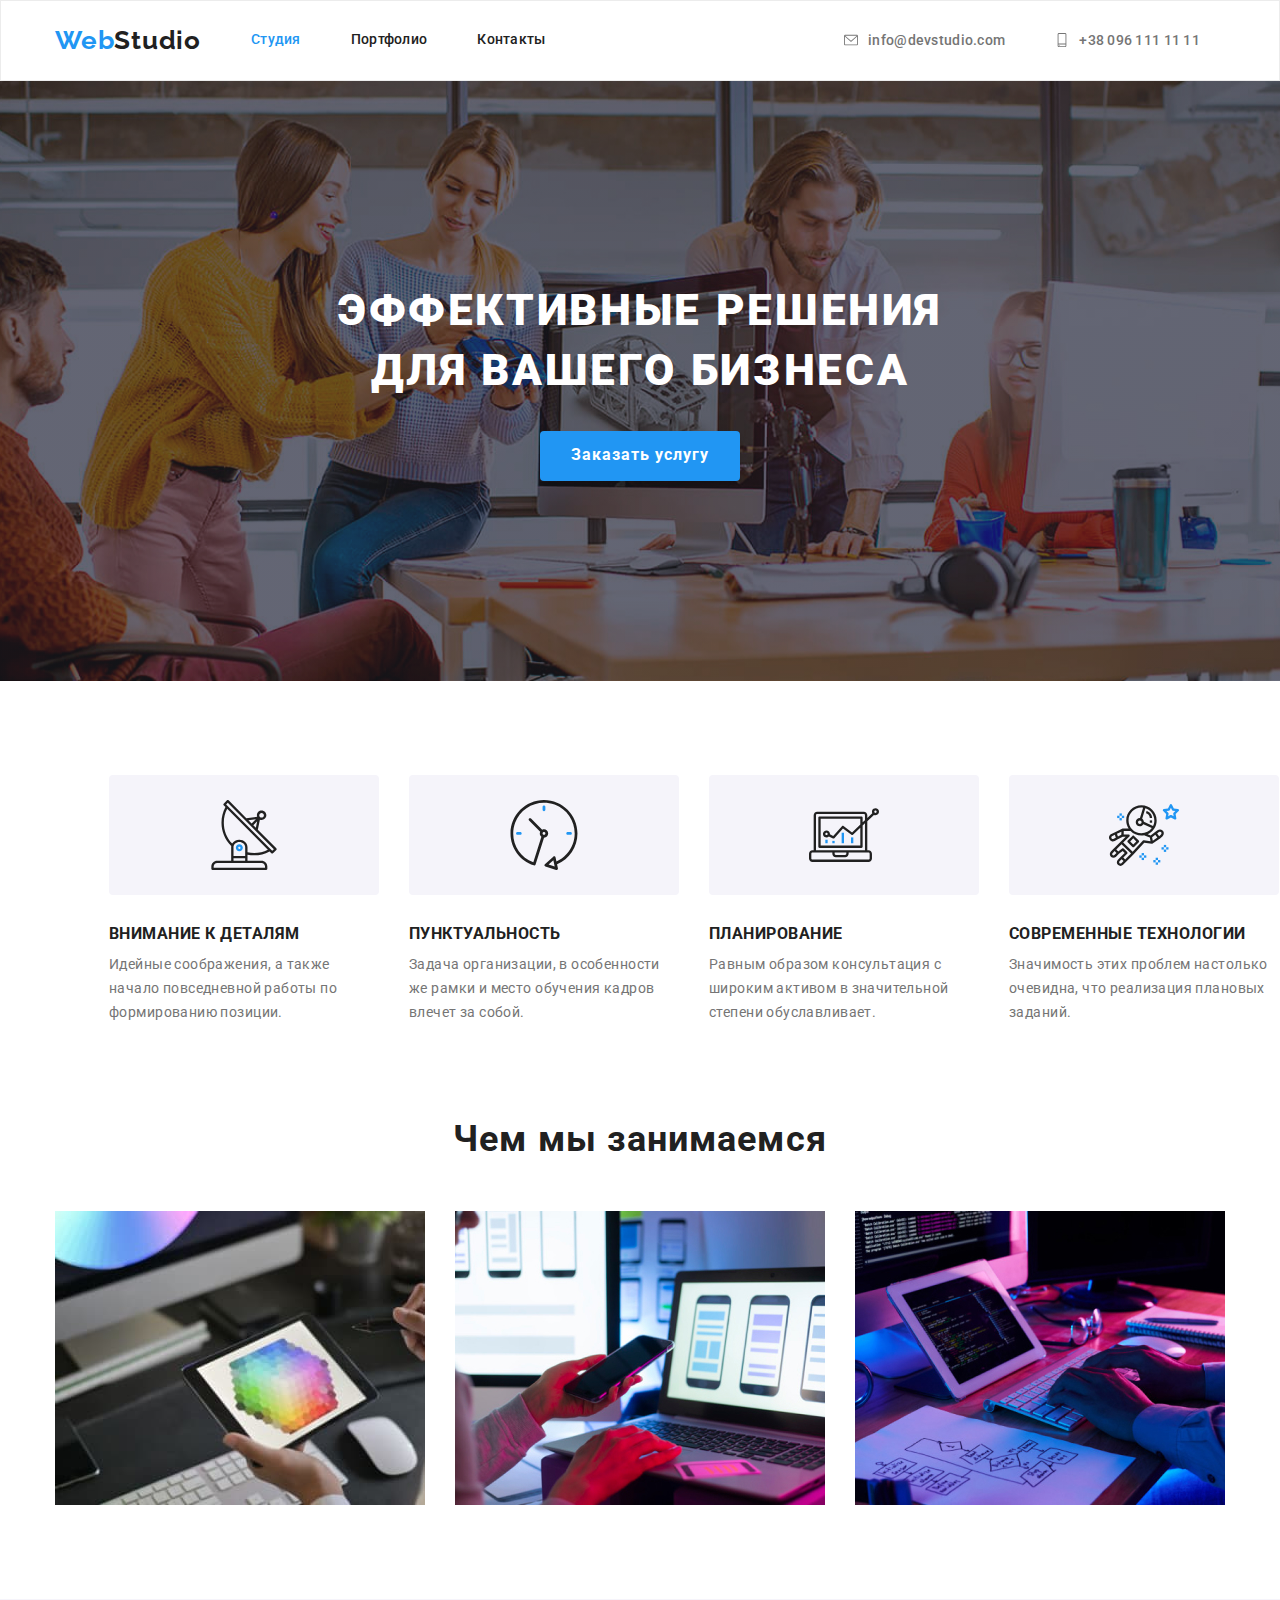
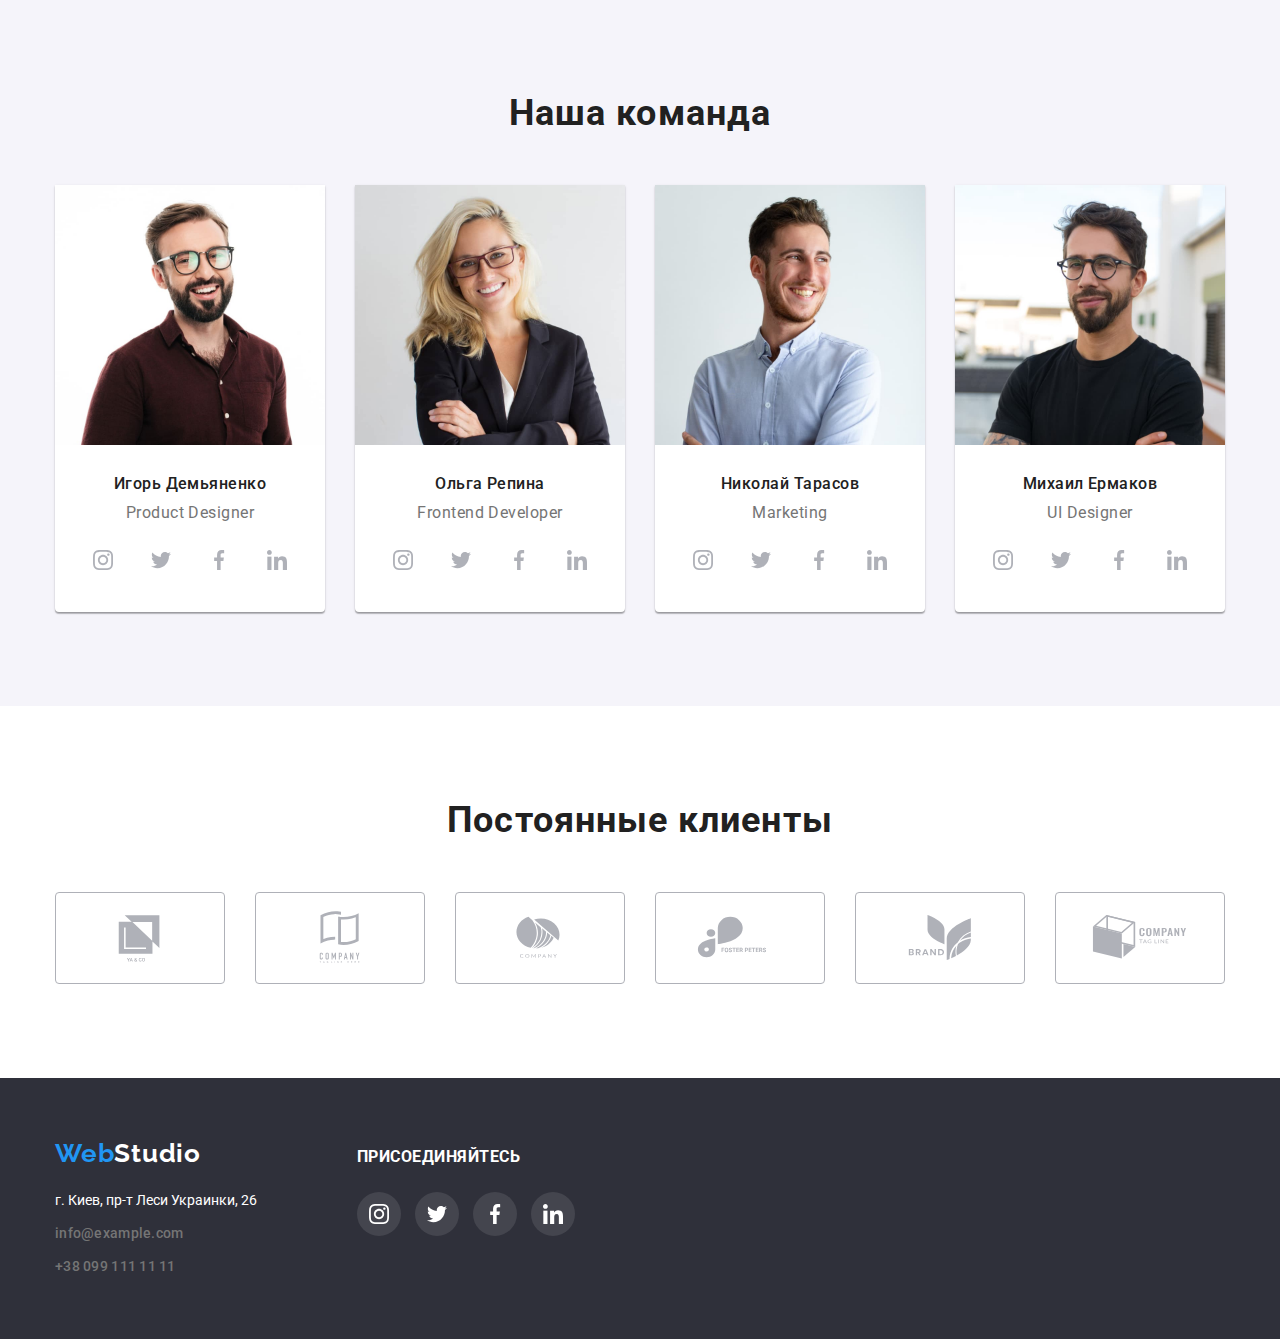
<file: index.html>
<!DOCTYPE html>
<html lang="ru">
<head>
    <meta charset="UTF-8">
    <meta http-equiv="X-UA-Compatible" content="IE=edge">
    <meta name="viewport" content="width=device-width, initial-scale=1.0">
    <title>WebStudio</title>
    <link rel="stylesheet" href="./css/modern-normalize.css">
    <link rel="stylesheet" href="./css/styles.css">
    <link rel="preconnect" href="https://fonts.googleapis.com">
    <link rel="preconnect" href="https://fonts.gstatic.com" crossorigin>
    <link href="https://fonts.googleapis.com/css2?family=Raleway:wght@700&family=Roboto:wght@400;500;700;900&display=swap"
        rel="stylesheet">
</head>
<body>
        <!-- Навигация -->
    <header class="header-page">
        <div class="conteiner conteiner-nav">
    <nav class="page-nav ">
        
            <a class="link" href="./index.html">
                <span class="logo">Web</span><span class="logo-studio">Studio</span></a>

        <ul class="nav-list list">
            <li class="nav-item link"><a class="link current" href="./index.html">Студия</a></li>
            <li class="nav-item link"><a class="link" href="./portfolio.html" target="_blank">Портфолио</a></li>
            <li class="nav-item link"><a class="link" href=".Cotacts.html">Контакты</a></li>
        </ul>
    </nav>
        <ul class="adress-conteiner list">
            <li class="nav-adress-ithem "> 
            <a class="link color-link" href="mailto:info@devstudio.com"><svg class="icon-mail" width="14" height="16">
                    <use href="./imeges/iconsvg.svg#icon-envelope">
                    </use>
                </svg>info@devstudio.com
            </a>
            </li>
                <li class="nav-adress-ithem ">
                <a class="link color-link icon-link-phone"
                    href="tel:+380961111111"> <svg class="icon-phone" width="14" height="16">
                        <use href="./imeges/iconsvg.svg#icon-smartphone"></use>
                    </svg> +38 096 111 11 11
        
            </a>
            </li>
        </ul>
        </div>  
    </header>
    <!--Шапка  -->
    <main class="hero">
        <section class="section-hero section">
            <div class="backgraund-hero conteiner ">
            <h1 class="hero-all">Эффективные решения <br> для вашего бизнеса</h1>
            <button type="button" class="button">Заказать услугу </button>
            </div>
        </section>

        <!-- Особенности -->
     <section class="about section">
         <div class="conteiner ">
         <h2 class="heading visually-hidden">Что мы умеем</h2>
         <ul class="list-features list">
             <li class="features-items text">
                 <div class="conteiner-icon">
                 <svg class="features-icon" width="70" height="70">
                     <use class="icon-widh" href="imeges/iconsvg.svg#icon-antenna"></use>
                 </svg>
                </div>
                 <h3 class="head-list">Внимание к деталям</h3>
                 <p class="text-list"> Идейные соображения, а также начало повседневной работы по формированию позиции.</p>
             </li>
             <li class="features-items text">
                    <div class="conteiner-icon">
                        <svg class="features-icon" width="70" height="70">
                            <use class="icon-widh" href="imeges/iconsvg.svg#icon-clock"></use>
                        </svg>
                    </div>
                <h3 class="head-list">Пунктуальность</h3>
                <p class="text-list">Задача организации, в особенности же рамки и место обучения кадров влечет за собой.</p>
            </li>
            <li class="features-items text">
                    <div class="conteiner-icon">
                        <svg class="features-icon" width="70" height="70">
                            <use class="icon-widh" href="imeges/iconsvg.svg#icon-diagram"></use>
                        </svg>
                    </div>
                <h3 class="head-list">Планирование</h3>
                <p class="text-list">Равным образом консультация с широким активом в значительной степени обуславливает.</p>
            </li>
            <li class="features-items text">
                    <div class="conteiner-icon">
                        <svg class="features-icon" width="70" height="70">
                            <use class="icon-widh" href="imeges/iconsvg.svg#icon-astronaut"></use>
                        </svg>
                    </div>
                <h3 class="head-list">Современные технологии</h3>
                <p class="text-list">Значимость этих проблем настолько очевидна, что реализация плановых заданий.</p>
            </li>
        </ul>
        </div>
       
     </section>
        <!-- Чем мы занимаемся  -->
     <section class="section">
         <div class="conteiner conteiner-list">
         <h2 class="heading">Чем мы занимаемся</h2>
         
         <ul class="list works-ithem">
             <li class="photo-works">
                <img src="./imeges/portfol.jpg" alt="Фото работы" width="370">
             </li> 
       
            <li class="photo-works">
                  <img src="./imeges/photo.jpg" alt="Фото работы" width="370">
            </li>
       
            <li class="photo-works">
                    <img src="./imeges/photow.jpg" alt="Фото работы" width="370">
            </li>
        </ul>
        </div>
     </section>
        <!-- Наша команда -->
     <section class="section teams">
         <div class="conteiner conteiner-team">
         
         <h2 class="heading">Наша команда</h2>
         <ul class="list list-team">
            <li class="team-name">
                <img src="./imeges/igor.jpg" alt="Игор" width="270" height="260">
                <div class="name-conteiner">
                <h3 class="head-list name">Игорь Демьяненко</h3>
                <p class="text-list-team" lang="en">Product Designer</p>
                <a class="team-icon" href="">
                    <svg class="social-team-icon" widht="20" height="20">
                        <use href="imeges/iconsvg.svg#icon-instagram">
                    </svg>
                </a>
                <a class="team-icon" href="">
                    <svg class="social-team-icon">
                        <use href="imeges/iconsvg.svg#icon-twitter">
                    </svg>
                </a>
                <a class="team-icon" href="">
                    <svg class="social-team-icon">
                        <use href="imeges/iconsvg.svg#icon-facebook">
                    </svg>
                </a>
                <a class="team-icon" href="">
                    <svg class="social-team-icon">
                        <use href="imeges/iconsvg.svg#icon-linkedin">
                    </svg>
                </a>
                </div>
            </li>
            <li class="team-name">
                <img src="./imeges/lilu.jpg" alt="lilu" width="270" height="260">
                <div class="name-conteiner">
                <h3 class="head-list name">Ольга Репина</h3>
                <p class="text-list-team" lang="en">Frontend Developer</p>
                <a class="team-icon" href="">
                    <svg class="social-team-icon" widht="20" height="20">
                        <use href="imeges/iconsvg.svg#icon-instagram">
                    </svg>
                </a>
                <a class="team-icon" href="">
                    <svg class="social-team-icon">
                        <use href="imeges/iconsvg.svg#icon-twitter">
                    </svg>
                </a>
                <a class="team-icon" href="">
                    <svg class="social-team-icon">
                        <use href="imeges/iconsvg.svg#icon-facebook">
                    </svg>
                </a>
                <a class="team-icon" href="">
                    <svg class="social-team-icon">
                        <use href="imeges/iconsvg.svg#icon-linkedin">
                    </svg>
                </a>
                </div>
            </li>
            <li class="team-name">
                <img src="./imeges/bob.jpg" alt="Коля" width="270" height="260">
                <div class="name-conteiner">
                <h3 class="head-list name">Николай Тарасов</h3>
                <p class="text-list-team" lang="en">Marketing</p>
                <a class="team-icon" href="">
                    <svg class="social-team-icon" widht="20" height="20">
                        <use href="imeges/iconsvg.svg#icon-instagram">
                    </svg>
                </a>
                <a class="team-icon" href="">
                    <svg class="social-team-icon">
                        <use href="imeges/iconsvg.svg#icon-twitter">
                    </svg>
                </a>
                <a class="team-icon" href="">
                    <svg class="social-team-icon">
                        <use href="imeges/iconsvg.svg#icon-facebook">
                    </svg>
                </a>
                <a class="team-icon" href="">
                    <svg class="social-team-icon">
                        <use href="imeges/iconsvg.svg#icon-linkedin">
                    </svg>
                </a>
                </div>
            </li>
            <li class="team-name">
                <img src="./imeges/bil.jpg" alt="не коля" width="270" height="260">
                <div class="name-conteiner">
                <h3 class="head-list name">Михаил Ермаков</h3>
                <p class="text-list-team" lang="en">UI Designer</p>
                <a class="team-icon" href="">
                    <svg class="social-team-icon" widht="20" height="20">
                        <use href="imeges/iconsvg.svg#icon-instagram">
                    </svg>
                </a>
                <a class="team-icon" href="">
                    <svg class="social-team-icon">
                        <use href="imeges/iconsvg.svg#icon-twitter">
                    </svg>
                </a>
                <a class="team-icon" href="">
                    <svg class="social-team-icon">
                        <use href="imeges/iconsvg.svg#icon-facebook">
                    </svg>
                </a>
                <a class="team-icon" href="">
                    <svg class="social-team-icon">
                        <use href="imeges/iconsvg.svg#icon-linkedin">
                    </svg>
                </a>
                </div>
            </li>

        </ul>
        </div>
    </section>

    <!-- НАШИ КЛИЕНТЫ -->

    <section class="section section-clients">
        <div class="conteiner">
            <h2 class="heading">Постоянные клиенты</h2>
            <ul class="list list-clients">
                <li class="clients">
                    <a href="" class="client-icons">
                        <svg class="" width="106" height="60">
                            <use href="./imeges/iconsvg.svg#icon-Logo-5"> 
                            </use>
                        </svg>
                    </a>
                </li>
                <li class="clients">
                    <a href="" class="client-icons">
                        <svg class="icons" width="106" height="60">
                            <use href="./imeges/iconsvg.svg#icon-Logo-4">
                            </use>
                        </svg>
                    </a>
                </li>
                    <li class="clients">
                    <a href="" class="client-icons">
                        <svg class="" width="106" height="60">
                            <use href="./imeges/iconsvg.svg#icon-Logo-3"> 
                            </use>
                        </svg>
                    </a>
                </li>
                <li class="clients">
                    <a href="" class="client-icons">
                        <svg class="" width="106" height="60">
                            <use href="./imeges/iconsvg.svg#icon-Logo-2">
                            </use>
                        </svg>
                    </a>
                </li>
                <li class="clients">
                    <a href="" class="client-icons">
                        <svg class="" width="106" height="60">
                            <use href="./imeges/iconsvg.svg#icon-Logo-1">
                            </use>
                        </svg>
                    </a>
                </li>
                <li class="clients">
                    <a href="" class="client-icons">
                        <svg class="" width="106" height="60">
                            <use href="./imeges/iconsvg.svg#icon-Logo">
                            </use>
                        </svg>
                    </a>
                </li>
                
            </ul>
        </div>

    </section>

    </main>
    
<footer class="section-fotter">
<div class="conteiner footer-backgraund ">
    <div class="footer-left">
        <a class="link logo-ihtems" href="/index.html">
            <span class="logo-footer">Web</span><span class="logo-studio-footer">Studio</span>
        </a>
        <address class="adress">
            <ul class="list address-text">
                <li class="list-adress"><a class="link ithem-adress" href="https://goo.gl/maps/Gu5Dw9EAoeBzcQZ39">г.
                        Киев, пр-т Леси Украинки, 26</a></li>
                <li class="list-adress"><a class="link nav-adress-ithem"
                        href="meilto:info@example.com">info@example.com</a></li>
                <li class="list-adress"><a class="link nav-adress-ithem" href="tel:+380991111111">+38 099 111 11
                        11</a></li>
            </ul>

        </address>
        </div>
    <div class="footer-center">
        <p class="head-list join">присоединяйтесь</p>
        <ul class="list">
            </ul> <a class="team-icon join-link" href="">
                    <svg class="social-team-icon" widht="20" height="20">
                        <use href="imeges/iconsvg.svg#icon-instagram">
                    </svg>
                </a>
                <a class="team-icon join-link" href="">
                    <svg class="social-team-icon">
                        <use href="imeges/iconsvg.svg#icon-twitter">
                    </svg>
                </a>
                <a class="team-icon join-link" href="">
                    <svg class="social-team-icon">
                        <use href="imeges/iconsvg.svg#icon-facebook">
                    </svg>
                </a>
                <a class="team-icon join-link" href="">
                    <svg class="social-team-icon">
                        <use href="imeges/iconsvg.svg#icon-linkedin">
                    </svg>
                </a>
                </div>
            </li>

    </div>

</div>
</footer>
    




    
</body>
</html>
</file>
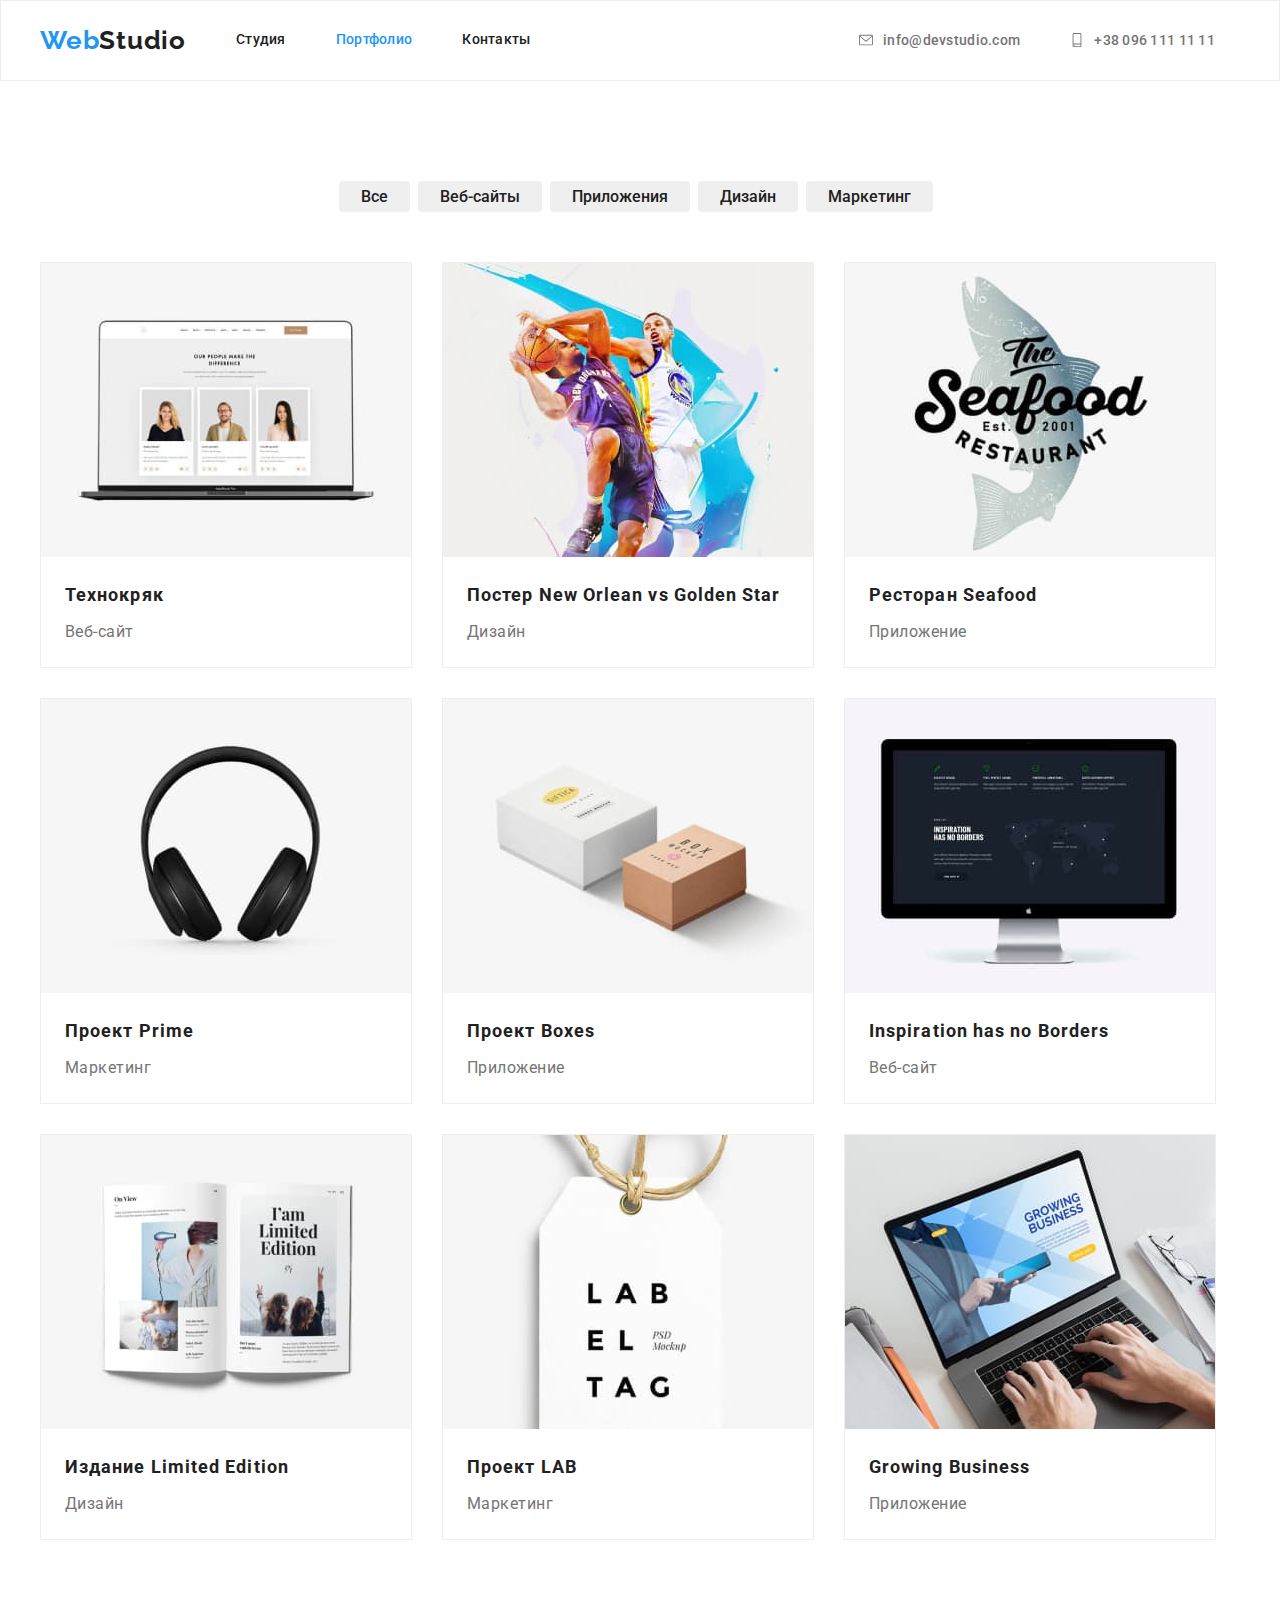
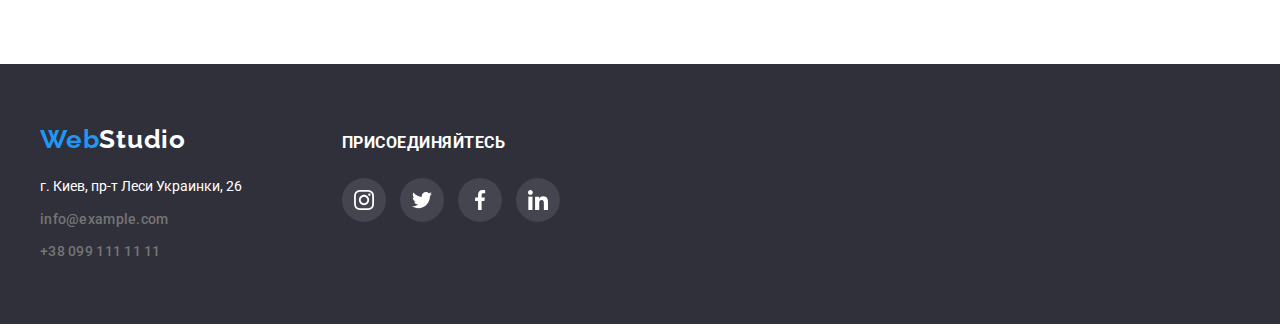
<file: portfolio.html>
<!DOCTYPE html>
<html lang="ru">
<head>
    <meta charset="UTF-8">
    <meta http-equiv="X-UA-Compatible" content="IE=edge">
    <meta name="viewport" content="width=device-width, initial-scale=1.0">
    <title>portfolio</title>
    <link rel="stylesheet" href="./css/styles.css">
    <link rel="preconnect" href="https://fonts.googleapis.com">
    <link rel="preconnect" href="https://fonts.gstatic.com" crossorigin>
    <link href="https://fonts.googleapis.com/css2?family=Raleway:wght@700&family=Roboto:wght@400;500;700;900&display=swap"
        rel="stylesheet">
</head>
<body>

    <!-- Шапка Портфолио -->
    <header class="header-page">
        <div class="conteiner conteiner-nav">
            <nav class="page-nav ">
    
                <a class="link" href="./index.html">
                    <span class="logo">Web</span><span class="logo-studio">Studio</span></a>
    
                <ul class="nav-list list">
                    <li class="nav-item link"><a class="link" href="./index.html">Студия</a></li>
                    <li class="nav-item link"><a class="link current" href="./portfolio.html" target="_blank">Портфолио</a></li>
                    <li class="nav-item link"><a class="link" href=".Cotacts.html">Контакты</a></li>
                </ul>
            </nav>
        <ul class="adress-conteiner list">
            <li class="nav-adress-ithem ">
                <a class="link color-link" href="mailto:info@devstudio.com"><svg class="icon-mail" width="14" height="16">
                        <use href="./imeges/iconsvg.svg#icon-envelope">
                        </use>
                    </svg>info@devstudio.com
                </a>
            </li>
            <li class="nav-adress-ithem ">
                <a class="link color-link icon-link-phone" href="tel:+380961111111"> <svg class="icon-phone" width="14"
                        height="16">
                        <use href="./imeges/iconsvg.svg#icon-smartphone"></use>
                    </svg> +38 096 111 11 11
        
                </a>
            </li>
        </ul>
        </div>
    </header>

        <!-- Навигация Портфолио -->

        <nav>
            <div class="conteiner">
            <ul class="list list-buttons">
                <li class="buttons-num"><button class="button-ithem" type="button">Все</button></li>
                <li class="buttons-num"><button class="button-ithem" type="button">Веб-сайты</button></li>
                <li class="buttons-num"><button class="button-ithem" type="button">Приложения</button></li>
                <li class="buttons-num"><button class="button-ithem" type="button">Дизайн</button></li>
                <li class="buttons-num"><button class="button-ithem" type="button">Маркетинг</button></li>
            </ul>
            </div>
        </nav>

        <!-- Проекты -->
        

        <main>
            <section class="section">
            <div class="conteiner conteiner-progects">
            <h2 class="progects visually-hidden">Проекты</h2>
            <ul class="type-progects list">
                <li class="list-progects"> 
                <a href="" class="link link-progects">
                    <img src="./imeges/tech.jpg" alt="Фото работ" width="370">
                    <div class="ithem-conteiner-progects">
                    <h3 class="ithem-progects">Технокряк</h3>
                    <p class="text-progects">Веб-сайт</p>
                    </div>
            </a>
            </li>
                <li class="list-progects"> 
                <a href="" class="link link-progects">     
                    <img src="./imeges/des.jpg" alt="Фото работ" width="370"> 
                    <div class="ithem-conteiner-progects">
                    <h3 class="ithem-progects">Постер <span lang="en">New Orlean vs Golden Star</span></h3>
                    <p class="text-progects">Дизайн</p>
                    </div>
                </a>

                </li>
                <li class="list-progects"> 
                <a href="" class="link link-progects">
                    <img src="./imeges/seaf.jpg" alt="Фото работ" width="370">
                    <div class="ithem-conteiner-progects">
                    <h3 class="ithem-progects">Ресторан <span lang="en"> Seafood</span></h3>
                    <p class="text-progects">Приложение</p>
                    </div>
                </a>
            
                </li>
                <li class="list-progects"> 
                <a href="" class="link link-progects">
                    <img src="./imeges/prim.jpg" alt="Фото работ" width="370">
                    <div class="ithem-conteiner-progects">
                    <h3 class="ithem-progects">Проект <span lang="en"> Prime</span></h3>
                    <p class="text-progects">Маркетинг</p>
                    </div>
                </a>
                    
                </li>
                <li class="list-progects"> 
                <a href="" class="link link-progects">
                    <img src="./imeges/boxe.jpg" alt="Фото работ" width="370">
                    <div class="ithem-conteiner-progects">
                    <h3 class="ithem-progects">Проект <span lang="en"> Boxes</span></h3>
                    <p class="text-progects">Приложение</p>
                    </div>
                </a>

                </li>
                <li class="list-progects "> 
                <a href="" class="link link-progects">
                    <img src="./imeges/bord.jpg" alt="Фото работ" width="370">
                    <div class="ithem-conteiner-progects">
                    <h3 class="ithem-progects"><span lang="en">Inspiration has no Borders</span></h3>
                    <p class="text-progects">Веб-сайт</p>
                    </div>
                </a>
                
                </li>
                <li class="list-progects">
                    <a href="" class="link link-progects">
                    <img src="./imeges/photoind.jpg" alt="Фото работ" width="370">
                    <div class="ithem-conteiner-progects">
                    <h3 class="ithem-progects">Издание <span lang="en"> Limited Edition</span></h3>
                    <p class="text-progects">Дизайн</p>
                    </div>
            </a>
            
                </li>
                <li class="list-progects">
                    <a href="" class="link link-progects">
                    <img src="./imeges/Lab.jpg" alt="Фото работ" width="370">
                    <div class="ithem-conteiner-progects">
                    <h3 class="ithem-progects">Проект LAB</h3>
                    <p class="text-progects">Маркетинг</p>
                    </div>
            </a>
                
                </li>
                <li class="list-progects">
                    <a href="" class="link link-progects">
                    <img src="./imeges/append.jpg" alt="Фото работ" width="370">
                    <div class="ithem-conteiner-progects">
                    <h3 class="ithem-progects"><span lang="en"> Growing Business</span></h3>
                    <p class="text-progects">Приложение</p>
                    </div>
                </a>
                </li>
            </ul>
            </div>
            </section>
        </main>
        
<footer class="section-fotter">
    <div class="conteiner footer-backgraund ">
        <div class="footer-left">
            <a class="link logo-ihtems" href="/index.html">
                <span class="logo-footer">Web</span><span class="logo-studio-footer">Studio</span>
            </a>
            <address class="adress">
                <ul class="list address-text">
                    <li class="list-adress"><a class="link ithem-adress" href="https://goo.gl/maps/Gu5Dw9EAoeBzcQZ39">г.
                            Киев, пр-т Леси Украинки, 26</a></li>
                    <li class="list-adress"><a class="link nav-adress-ithem"
                            href="meilto:info@example.com">info@example.com</a></li>
                    <li class="list-adress"><a class="link nav-adress-ithem" href="tel:+380991111111">+38 099 111 11
                            11</a></li>
                </ul>

            </address>
        </div>
        <div class="footer-center">
            <p class="head-list join">присоединяйтесь</p>
            <ul class="list">
            </ul> <a class="team-icon join-link" href="">
                <svg class="social-team-icon" widht="20" height="20">
                    <use href="imeges/iconsvg.svg#icon-instagram">
                </svg>
            </a>
            <a class="team-icon join-link" href="">
                <svg class="social-team-icon">
                    <use href="imeges/iconsvg.svg#icon-twitter">
                </svg>
            </a>
            <a class="team-icon join-link" href="">
                <svg class="social-team-icon">
                    <use href="imeges/iconsvg.svg#icon-facebook">
                </svg>
            </a>
            <a class="team-icon join-link" href="">
                <svg class="social-team-icon">
                    <use href="imeges/iconsvg.svg#icon-linkedin">
                </svg>
            </a>
        </div>
        </li>

    </div>

    </div>
</footer>

</body>
</html>
</file>
<file: css/styles.css>
:root {
  --prymary-text-color: #212121;
  --title-text-color: #2196f3;
  --ithem-text-color: #757575;
  --button-color: #2196f3;
  --hero-color: #ffffff;
  --letter-spacing: 0.03em;
  --background-color: #2f303a;
}

body {
  font-family: Roboto, sans-serif;
  background-color: #fff;
  margin: auto;
}

.list {
  list-style: none;
  margin-top: 0;
  margin-bottom: 0;
}

p,
h1,
h2,
h3,
h4,
h5,
h6 {
  margin: 0;
}

ul,
ol {
  margin: 0;
  padding-left: 0;
}

img {
  display: block;
}

.conteiner {
  width: 1200px;
  /* border: 2px solid tomato; */
  padding-left: 15px;
  padding-right: 15px;
  margin: auto;
}

.section {
  text-align: center;
  margin-top: 0;
  margin-bottom: 0;
  padding-bottom: 94px;
}

address {
  font-family: Roboto;
  font-style: normal;
  font-weight: normal;
  font-size: 14px;
  line-height: 1.71;
}

.link {
  text-decoration: none;
  color: var(--prymary-text-color);
}

.link:hover,
.link:focus {
  color: #2196f3;
}

.text {
  font-family: Roboto;
  font-size: 14px;
}

/* Навигация */

header {
  padding-top: 24px;
  padding-bottom: 24px;
  background-color: var(--hero-color);
  border: 1px solid #ececec;
}

.logo {
  font-family: Raleway;
  color: #2196f3;
  font-weight: bold;
  font-size: 26px;
  line-height: 1.19;
  letter-spacing: 0.03em;
  margin-bottom: 20px;
}

.logo-studio {
  font-family: Raleway;
  color: #212121;
  font-weight: bold;
  font-size: 26px;
  line-height: 1.19;
  letter-spacing: 0.03em;
}

.nav-item {
  font-weight: 500;
  font-size: 14px;
  line-height: 1.14;
  color: #212121;
  letter-spacing: 0.02em;
  margin-left: 50px;
}

.nav-adress-ithem {
  display: flex;
  flex-direction: row;
  align-items: center;
  font-weight: 500;
  color: #757575;
  font-size: 14px;
  line-height: 1.71;
  letter-spacing: 0.02em;
}

.nav-adress-ithem:first-child {
  margin-right: 50px;
}

.current {
  color: var(--title-text-color);
}

.nav-list {
  display: flex;
}

.conteiner-nav {
  display: flex;
}

.adress-conteiner {
  display: flex;
  justify-content: center;
  align-items: center;
  margin-left: auto;
  margin-right: 25px;
}

.page-nav {
  display: flex;
  align-items: center;
}

.mail-icon-ithems {
  display: inline-flex;
  flex-direction: row;
}

.color-link {
  display: flex;
  flex-direction: row;
  align-items: center;
  color: var(--ithem-text-color);
}

.icon-mail {
  align-items: flex-start;
  margin-right: 10px;
  fill: currentColor;
}

.icon-phone {
  justify-self: start;
  margin-right: 10px;
  cursor: pointer;
  fill: currentColor;
}

/* Шапка */

.section-hero {
  padding: 200px 0 200px;
  max-width: 1600px;
  margin-right: auto;
  margin-left: auto;
  background-color: var(--background-color);
  background-image: linear-gradient(
      rgba(47, 48, 58, 0.4),
      rgba(47, 48, 58, 0.4)
    ),
    url(../imeges/Img.jpg);
  background-repeat: no-repeat;
  background-position: center;
  background-size: cover;
}

.hero-all {
  font-family: Roboto;
  font-style: normal;
  font-weight: 900;
  font-size: 44px;
  line-height: 1.36;
  color: #ffffff;
  text-transform: uppercase;
  letter-spacing: 0.06em;
  margin-top: 0;
  margin-bottom: 30px;
}

.button:hover,
.button:focus {
  background: #188ce8;
  box-shadow: 0px 4px 4px rgba(0, 0, 0, 0.15);
  border-radius: 4px;
}

.button {
  box-sizing: border-box;
  display: inline-block;
  font-family: inherit;
  background: var(--button-color);
  box-shadow: 0px 4px 4px rgba(0, 0, 0, 0.15);
  border-radius: 4px;
  cursor: pointer;
  min-width: 200px;
  min-height: 50px;
  color: #ffffff;
  font-weight: bold;
  font-size: 16px;
  letter-spacing: 0.06em;
  border: none;
}

.button-ithem:hover,
.button-ithem:focus {
  background: #2196f3;
  box-shadow: 0px 4px 4px rgba(0, 0, 0, 0.15);
  border-radius: 4px;
  cursor: pointer;
  color: #f5f4fa;
  padding: 6px 22px;
  border: none;
}
.button-ithem {
  font-family: Roboto;
  font-weight: 500;
  font-size: 16px;
  color: #212121;
  border-radius: 4px;
  cursor: pointer;
  padding: 6px 22px;
  border: none;
}

/* Особенности */

.about {
  padding: 94px;
}

.list-features {
  display: flex;
  flex-direction: row;
  justify-content: space-between;
}

.features-items {
  max-width: 270px;
  margin-left: 30px;
  justify-content: space-between;
  align-content: flex-start;
  text-align: left;
}

.features-items:first-child {
  margin-left: 0;
}

.conteiner-icon {
  display: flex;
  background-color: #f5f4fa;
  width: 270px;
  height: 120px;
  justify-content: center;
  align-items: center;
  margin-bottom: 30px;
  border-radius: 4px;
}

/* .features-items::before {
  display: block;
  content: '';
  height: 120px;
  background-repeat: no-repeat;
  background-position: center;
  object-fit: contain;
  background-color: #f5f4fa;
  margin-bottom: 30px;
}

.features-items:nth-child(1)::before {
  background-image: url(../imeges/antenna.svg);
}

.features-items:nth-child(2)::before {
  background-image: url(../imeges/clock.svg);
}

.features-items:nth-child(3)::before {
  background-image: url(../imeges/diagram.svg);
}

.features-items:nth-child(4)::before {
  background-image: url(../imeges/astronaut.svg);
} */

.heading {
  font-size: 36px;
  margin-top: 0%;
  margin-bottom: 0%;
  padding-bottom: 50px;
  line-height: 1.16;
  color: var(--prymary-text-color);
  letter-spacing: var(--letter-spacing);
}

.text-list {
  margin-top: 0;
  margin-bottom: 0;
  color: #757575;
  font-size: 14px;
  line-height: 1.71;
  letter-spacing: var(--letter-spacing);
}

.head-list {
  color: #212121;
  margin-bottom: 10px;
  font-weight: bold;
  line-height: 16px;
  line-height: 1.14;
  text-transform: uppercase;
  letter-spacing: var(--letter-spacing);
}
/* Чем мы занимаемся */

.works-ithem {
  display: flex;
  justify-content: center;
}

.photo-works {
  margin-left: 30px;
}

/* .photo-works:hover {
  border: solid var(--button-color);
} */

.photo-works:first-child {
  margin-left: 0;
}

/* Наша команда */

.teams {
  background-color: #f5f4fa;
  padding-top: 94px;
}

.text-list-team {
  font-size: 16px;
  line-height: 19px;
  letter-spacing: 0.03em;

  color: #757575;
}

.name-conteiner {
  padding-top: 30px;
  padding-bottom: 30px;
}

.conteiner-team {
  display: flex;
  flex-wrap: wrap;
  flex-direction: row;
  justify-content: center;
}

.list-team {
  display: flex;
  flex-wrap: wrap;
  justify-content: center;
}

.team-name {
  margin-right: 30px;
  background: #ffffff;
  box-shadow: 0px 1px 3px rgba(0, 0, 0, 0.12), 0px 1px 1px rgba(0, 0, 0, 0.14),
    0px 2px 1px rgba(0, 0, 0, 0.2);
  border-radius: 0px 0px 4px 4px;
}

.team-name:last-child {
  margin: 0;
}

.name {
  font-weight: 500;
  font-size: 16px;
  line-height: 1.18;
  text-transform: none;
  letter-spacing: var(--letter-spacing);
}

.team-icon {
  display: inline-flex;
  height: 44px;
  width: 44px;
  background-color: #fff;
  border-radius: 50%;
  margin-top: 16px;
  margin-right: 10px;
  justify-content: center;
  align-items: center;
  color: #afb1b8;
}

.team-icon {
  fill: currentColor;
}

.team-icon:hover,
.team-icon:focus {
  background-color: var(--button-color);
  color: #fff;
}

.team-icon:last-child {
  margin-right: 0;
}

.social-team-icon {
  width: 20px;
  height: 20px;
  background-size: cover;
  object-position: center;
}

/* НАШИ КЛИЕНТЫ */

.section-clients {
  padding-top: 94px;
}

.list-clients {
  display: inline-flex;
  justify-content: center;
  align-items: center;
}

.clients {
  margin-right: 30px;
  fill: #afb1b8;
}

.clients:last-child {
  margin-right: 0;
}

.client-icons {
  display: inline-flex;
  width: 170px;
  height: 92px;
  justify-content: center;
  align-items: center;
  background-color: #fff;
  border: 1px solid #afb1b8;
  border-radius: 4px;
  color: #afb1b8;
}

.client-icons {
  fill: currentColor;
}

.client-icons:focus,
.client-icons:hover {
  border: 1px solid var(--button-color);
  color: var(--button-color);
}

/* Подвал */

.ithem-adress {
  color: #ffffff;
  font-size: 14px;
  line-height: 1.71;
}

.logo-ihtems {
  margin-bottom: 20px;
}

.logo-footer {
  font-family: Raleway;
  color: #2196f3;
  font-weight: bold;
  font-size: 26px;
  line-height: 1.19;
  letter-spacing: 0.03em;
}

.logo-studio-footer {
  font-family: Raleway;
  color: #ffffff;
  font-weight: bold;
  font-size: 26px;
  letter-spacing: 0.03em;
}

.address-text > address {
  font-family: Roboto;
  font-style: normal;
  font-weight: normal;
  font-size: 14px;
  margin-top: 20px;
}

.section-fotter {
  background-color: var(--background-color);
  padding-top: 60px;
  padding-bottom: 60px;
}
.list-adress {
  margin-top: 9px;
}

.adress {
  margin-top: 20px;
}

.join {
  color: #fff;
}

.join-link {
  background: rgba(255, 255, 255, 0.1);
  fill: #fff;
}

.footer-backgraund {
  display: flex;
  align-items: baseline;
}

.footer-center {
  margin-left: 100px;
}

/* Портфолио  */

/* ФИЛЬТР КНОПОК */

.list-buttons {
  display: flex;
  justify-content: center;
  margin-top: 100px;
}

.buttons-num {
  margin-right: 8px;
}

/* Проекты */

.visually-hidden {
  position: absolute;
  width: 1px;
  height: 1px;
  margin: -1px;
  border: 0;
  padding: 0;

  white-space: nowrap;
  clip-path: inset(100%);
  clip: rect(0 0 0 0);
  overflow: hidden;
}

.ithem-progects {
  font-weight: bold;
  font-size: 18px;
  line-height: 2;
  color: #212121;
  letter-spacing: 0.06em;

  margin-bottom: 4px;
}

.text-progects {
  font-size: 16px;
  line-height: 1.87;
  color: #757575;
  letter-spacing: var(--letter-spacing);
}

.list-progects {
  background: #ffffff;
  border: 1px solid #eeeeee;
  box-sizing: border-box;
  margin-left: 30px;
  margin-bottom: 30px;
  text-align: left;
}
.list-progects:hover {
  box-shadow: 0px 1px 1px rgba(0, 0, 0, 0.12), 0px 4px 4px rgba(0, 0, 0, 0.06),
    1px 4px 6px rgba(0, 0, 0, 0.16);
}

.list-progects:nth-child(3n + 1) {
  margin-left: 0;
}

.ithem-conteiner-progects {
  padding-top: 20px;
  padding-bottom: 20px;
  padding-left: 24px;
}

.conteiner-progects {
  display: flex;
  justify-content: center;
  margin-top: 50px;
}

.type-progects {
  display: flex;
  flex-wrap: wrap;
}
</file>
